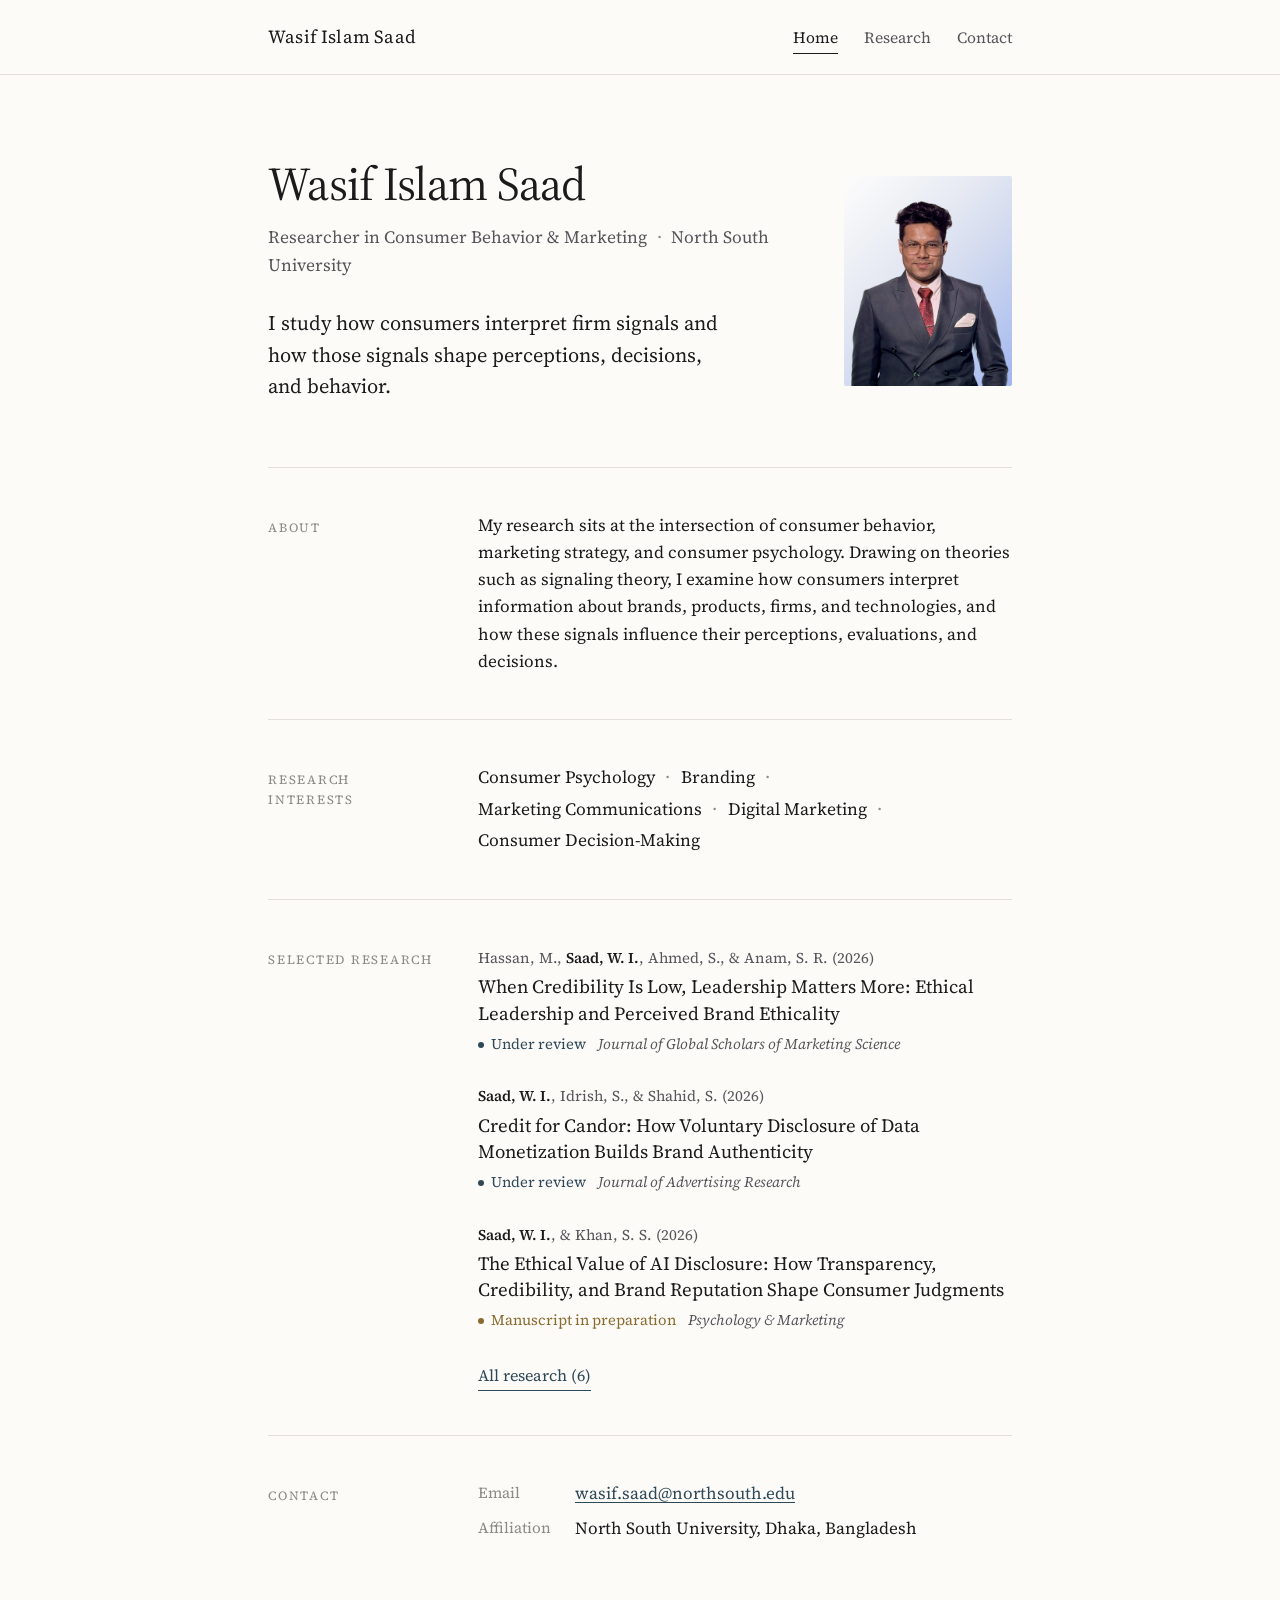
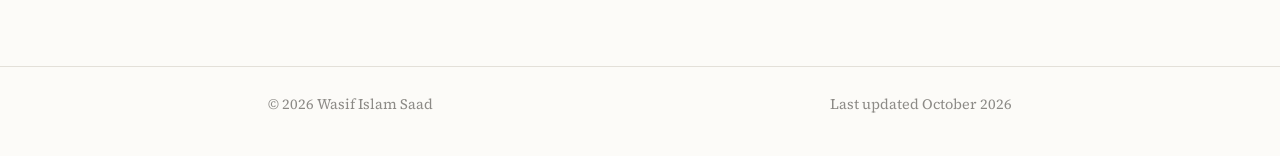
<file: index.html>
<!DOCTYPE html>
<html lang="en">
<head>
<meta charset="UTF-8">
<meta name="viewport" content="width=device-width, initial-scale=1, viewport-fit=cover">
<title>Wasif Islam Saad</title>
<meta name="description" content="">
<link rel="preconnect" href="https://fonts.googleapis.com">
<link rel="preconnect" href="https://fonts.gstatic.com" crossorigin>
<link rel="stylesheet" href="https://fonts.googleapis.com/css2?family=Source+Serif+4:ital,opsz,wght@0,8..60,400;0,8..60,600;1,8..60,400&display=swap">
<link rel="stylesheet" href="assets/site.css">
</head>
<body data-base="">
<header class="site-header" id="site-header"></header>

<main class="wrap">
  <section class="hero">
    <div>
      <h1 id="h-name"></h1>
      <p class="role" id="h-role"></p>
      <p class="lead" id="h-tagline"></p>
    </div>
    <img class="portrait" id="h-photo" alt="" hidden>
  </section>

  <section class="section" id="s-about">
    <h2>About</h2>
    <div class="content prose" id="h-bio"></div>
  </section>

  <section class="section" id="s-interests">
    <h2>Research interests</h2>
    <div class="content"><ul class="interests" id="h-interests"></ul></div>
  </section>

  <section class="section" id="s-research">
    <h2>Selected research</h2>
    <div class="content">
      <ul class="pubs" id="h-papers"></ul>
      <a class="more-link" href="research/" id="h-all">All research</a>
    </div>
  </section>

  <section class="section" id="s-news">
    <h2>News</h2>
    <div class="content"><ul class="news" id="h-news"></ul></div>
  </section>

  <section class="section" id="s-education">
    <h2>Education</h2>
    <div class="content"><ul class="entries" id="h-education"></ul></div>
  </section>

  <section class="section" id="s-experience">
    <h2>Experience</h2>
    <div class="content"><ul class="entries" id="h-experience"></ul></div>
  </section>

  <section class="section" id="contact">
    <h2>Contact</h2>
    <div class="content"><dl class="contact-list" id="h-contact"></dl></div>
  </section>
</main>

<footer class="site-footer" id="site-footer"></footer>

<script src="data/content.js"></script>
<script src="assets/site.js"></script>
<script>
(function () {
  const { C, esc, safeUrl, inline, paragraphs, fullName, citeHTML, statusHTML, paperHref, renderChrome } = Site;
  const P = C.profile || {}, H = C.home || {};
  const $ = id => document.getElementById(id);
  const hide = (id, empty) => { $(id).hidden = !!empty; };

  renderChrome("home");
  document.title = fullName();

  $("h-name").textContent = fullName();
  $("h-role").innerHTML = [P.title, P.affiliation].filter(Boolean).map(s => `<span>${esc(s)}</span>`).join("");
  $("h-tagline").innerHTML = inline(H.tagline || "");
  if (P.photo) { $("h-photo").src = Site.href(P.photo, ""); $("h-photo").alt = fullName(); $("h-photo").hidden = false; }

  $("h-bio").innerHTML = paragraphs(H.bio);
  hide("s-about", !H.bio);

  const interests = H.interests || [];
  $("h-interests").innerHTML = interests.map(t => `<li>${esc(t)}</li>`).join("");
  hide("s-interests", !interests.length);

  const papers = C.papers || [];
  const n = Math.max(1, Number(H.featuredCount) || 3);
  let picks = papers.filter(p => p.featured);
  if (!picks.length) picks = papers;
  picks = picks.slice(0, n);
  $("h-papers").innerHTML = picks.map(p => `
    <li>
      <span class="cite">${citeHTML(p)}</span>
      <a class="pub-title" href="${esc(paperHref(p, ""))}">${esc(p.title)}</a>
      <span class="meta">${statusHTML(p)}${p.journal ? `<span class="journal">${esc(p.journal)}</span>` : ""}</span>
    </li>`).join("");
  $("h-all").textContent = `All research (${papers.length})`;
  hide("s-research", !papers.length);

  const news = H.news || [];
  $("h-news").innerHTML = news.map(x => `<li><span class="n-date">${esc(x.date)}</span><span>${inline(x.text)}</span></li>`).join("");
  hide("s-news", !news.length);

  const entries = list => list.map(e => `
    <li>
      <span class="e-main">${inline(e.main)}</span>
      <span class="e-when">${esc(e.when || "")}</span>
      ${e.sub ? `<span class="e-sub">${inline(e.sub)}</span>` : ""}
    </li>`).join("");
  $("h-education").innerHTML = entries(H.education || []);
  hide("s-education", !(H.education || []).length);
  $("h-experience").innerHTML = entries(H.experience || []);
  hide("s-experience", !(H.experience || []).length);

  const rows = [];
  if (P.email) rows.push(["Email", `<a href="mailto:${esc(P.email)}">${esc(P.email)}</a>`]);
  const aff = [P.affiliation, P.location].filter(Boolean).join(", ");
  if (aff) rows.push(["Affiliation", esc(aff)]);
  const links = (P.links || []).filter(l => l.label && safeUrl(l.url));
  if (links.length) rows.push(["Profiles", `<span class="links-inline">${links.map(l =>
    `<a href="${esc(safeUrl(l.url))}" rel="noopener">${esc(l.label)}</a>`).join("")}</span>`]);
  if (P.cvUrl) rows.push(["CV", `<a href="${esc(safeUrl(P.cvUrl))}">Download CV</a>`]);
  $("h-contact").innerHTML = rows.map(([k, v]) => `<dt>${k}</dt><dd>${v}</dd>`).join("");
  hide("contact", !rows.length);
})();
</script>
</body>
</html>
</file>
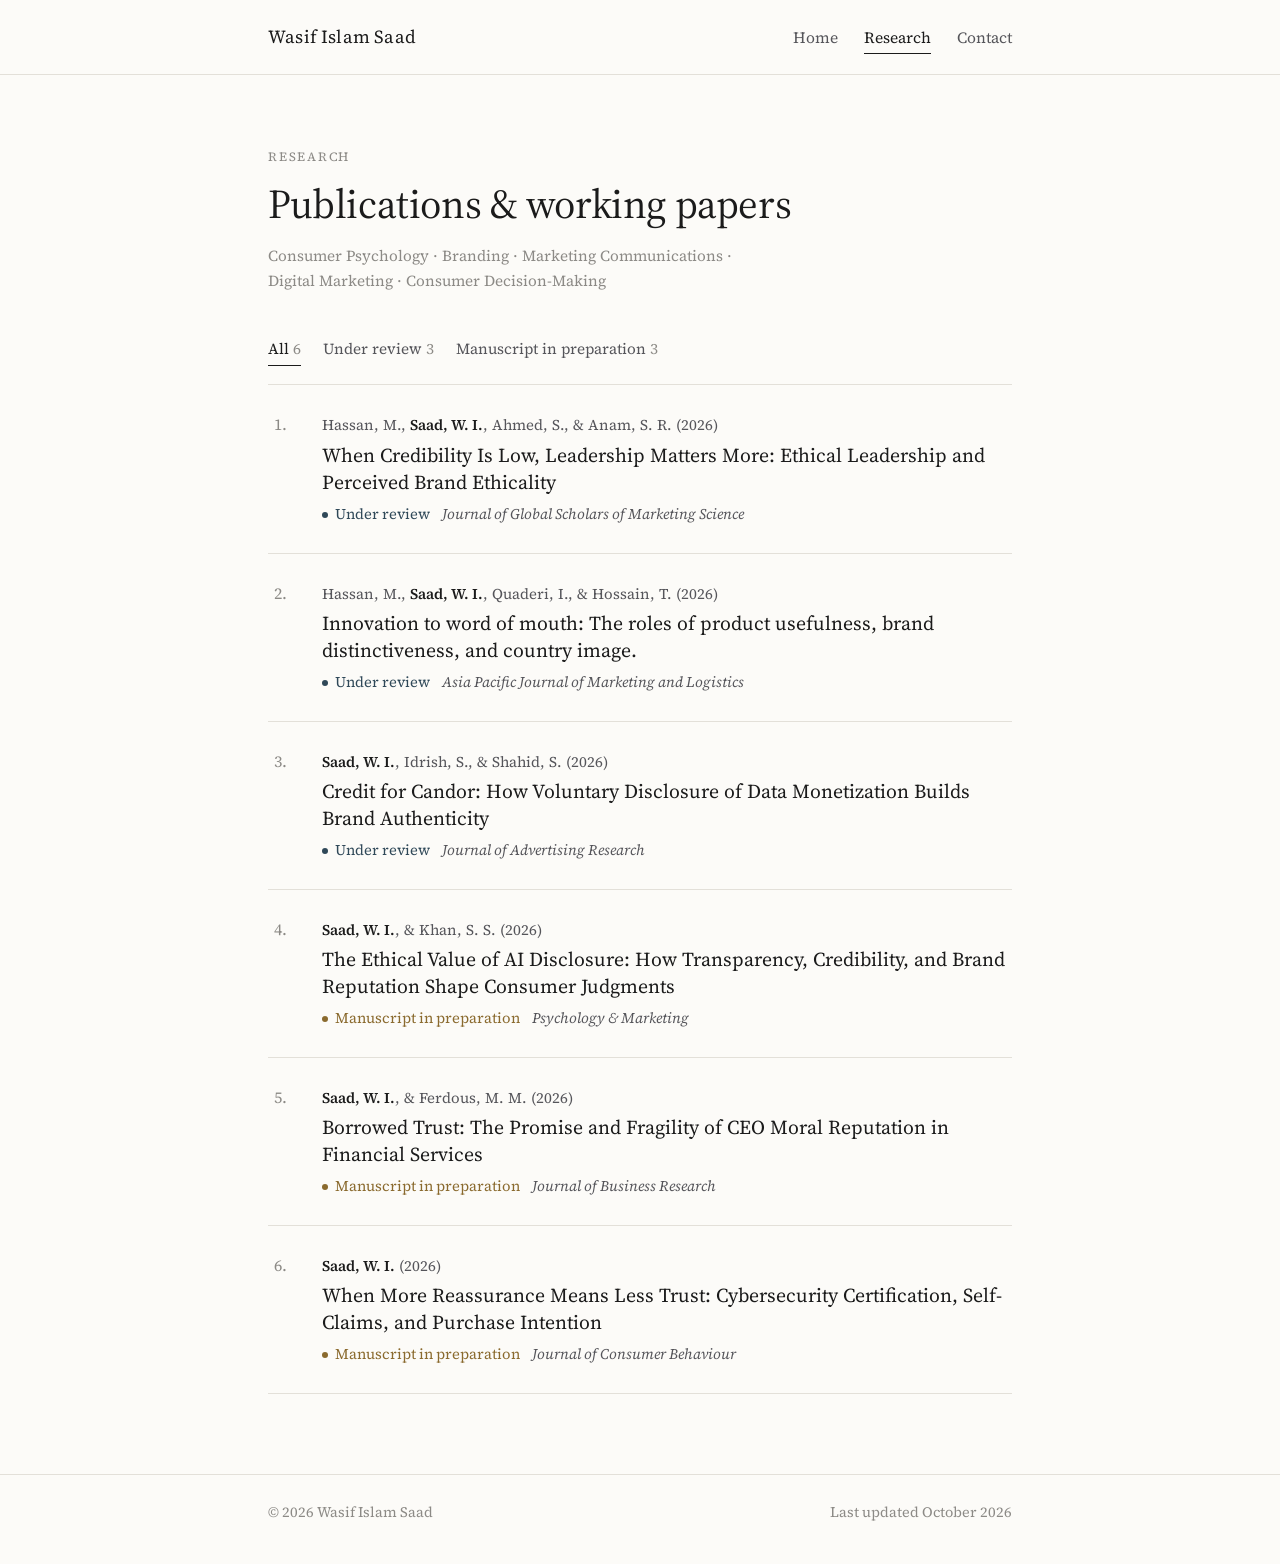
<file: research/index.html>
<!DOCTYPE html>
<html lang="en">
<head>
<meta charset="UTF-8">
<meta name="viewport" content="width=device-width, initial-scale=1, viewport-fit=cover">
<meta name="robots" content="noindex, nofollow">
<title>Research — Wasif Islam Saad</title>
<meta name="description" content="">
<link rel="preconnect" href="https://fonts.googleapis.com">
<link rel="preconnect" href="https://fonts.gstatic.com" crossorigin>
<link rel="stylesheet" href="https://fonts.googleapis.com/css2?family=Source+Serif+4:ital,opsz,wght@0,8..60,400;0,8..60,600;1,8..60,400&display=swap">
<link rel="stylesheet" href="../assets/site.css">
</head>
<body data-base="../">
<header class="site-header" id="site-header"></header>

<main class="wrap">
  <section id="list-view">
    <header class="masthead">
      <p class="kicker">Research</p>
      <h1>Publications &amp; working papers</h1>
      <p class="intro" id="r-intro"></p>
      <p class="topics" id="r-topics"></p>
    </header>
    <div class="filters" id="filters" role="group" aria-label="Filter by status"></div>
    <ol class="index" id="paper-list"></ol>
    <p class="empty" id="empty" hidden>No papers listed yet.</p>
  </section>

  <article id="detail-view" hidden>
    <button class="back" id="back-btn" type="button">&larr; All research</button>
    <p class="kicker paper-kicker" id="d-kicker"></p>
    <p class="cite" id="d-cite"></p>
    <h1 class="paper-title" id="d-title"></h1>
    <p class="kicker abstract-label">Abstract</p>
    <p class="abstract" id="d-abstract"></p>
    <dl class="facts" id="d-facts"></dl>
    <div class="panel" id="d-request-panel">
      <p id="d-request-note"></p>
      <div class="actions">
        <a class="btn" id="d-link" href="#" rel="noopener" hidden>Read the paper</a>
        <button class="btn btn-outline" id="d-request" type="button">Request extended abstract</button>
      </div>
    </div>
    <div class="panel">
      <p>View my other research</p>
      <button class="btn" id="more-btn" type="button">See all papers &rarr;</button>
    </div>
  </article>
</main>

<footer class="site-footer" id="site-footer"></footer>

<dialog class="request-dialog" id="request-dialog" aria-labelledby="dlg-title">
  <div class="dlg-body">
    <div class="dlg-head">
      <h3 id="dlg-title">Request extended abstract</h3>
      <button class="dlg-close" id="dlg-close" type="button" aria-label="Close">&times;</button>
    </div>
    <p class="dlg-paper" id="dlg-paper"></p>

    <div id="dlg-form-view">
      <p class="dlg-intro">Please <a id="dlg-mailto" href="#">send a pre-filled email</a> (preferred), or complete the short form below.</p>
      <form id="dlg-form">
        <div class="field">
          <label for="f-name">Name <span class="req" aria-hidden="true">*</span></label>
          <input id="f-name" name="name" type="text" autocomplete="name" required>
        </div>
        <div class="field">
          <label for="f-mail">Email <span class="req" aria-hidden="true">*</span></label>
          <input id="f-mail" name="email" type="email" autocomplete="email" required>
        </div>
        <div class="field">
          <label for="f-affil">Affiliation <span class="req" aria-hidden="true">*</span></label>
          <input id="f-affil" name="affiliation" type="text" autocomplete="organization" required>
        </div>
        <div class="field">
          <label for="f-note">Note or message <span class="opt">(optional)</span></label>
          <textarea id="f-note" name="message" rows="3" maxlength="1000"></textarea>
        </div>
        <input class="hp" id="dlg-hp" type="checkbox" name="botcheck" tabindex="-1" autocomplete="off">
        <p class="dlg-msg error" id="dlg-error" role="alert" hidden></p>
        <button class="btn" id="dlg-send" type="submit">Send request</button>
        <p class="dlg-note"><span class="req" aria-hidden="true">*</span> Required. Your details are used only to send you the extended abstract.</p>
      </form>
    </div>

    <div id="dlg-done-view" hidden>
      <p class="dlg-intro">Thank you. Your request has been sent, and you will receive a reply by email.</p>
      <button class="btn btn-outline" id="dlg-done-close" type="button">Close</button>
    </div>
  </div>
</dialog>

<script src="../data/content.js"></script>
<script src="../assets/site.js"></script>
<script>
(function () {
  const { C, STATUS, STATUS_ORDER, esc, href, fullName, citeHTML, authorsHTML, statusHTML, renderChrome } = Site;
  const R = C.research || {};
  const papers = C.papers || [];
  const CONTACT_EMAIL = (C.profile || {}).email || "";
  const FORM_ENDPOINT = "https://api.web3forms.com/submit";
  const FORM_ACCESS_KEY = R.formAccessKey || "";
  const $ = id => document.getElementById(id);

  renderChrome("research");
  const baseTitle = `Research — ${fullName()}`;
  document.title = baseTitle;
  $("r-intro").textContent = R.intro || "";
  $("r-intro").hidden = !R.intro;
  $("r-topics").textContent = (R.topics || []).join(" · ");

  /* ---------------- List + filters ---------------- */
  let filter = "all";
  function renderFilters() {
    const present = STATUS_ORDER.filter(s => papers.some(p => p.status === s));
    const el = $("filters");
    if (present.length < 2) { el.hidden = true; return; }
    const btn = (key, label, n) =>
      `<button type="button" data-f="${key}" aria-pressed="${filter === key}">${esc(label)}<span class="count">${n}</span></button>`;
    el.innerHTML = btn("all", "All", papers.length) +
      present.map(s => btn(s, STATUS[s].label, papers.filter(p => p.status === s).length)).join("");
    el.querySelectorAll("button").forEach(b => b.addEventListener("click", () => {
      filter = b.dataset.f; renderFilters(); renderList();
    }));
  }
  function renderList() {
    const items = papers.map((p, i) => ({ p, i })).filter(({ p }) => filter === "all" || p.status === filter);
    $("paper-list").innerHTML = items.map(({ p, i }) => `
      <li>
        <a class="row" href="#${esc(encodeURIComponent(p.id))}/${esc(encodeURIComponent(p.slug))}">
          <span class="num">${i + 1}.</span>
          <span class="body">
            <span class="cite">${citeHTML(p)}</span>
            <span class="pub-title">${esc(p.title)}</span>
            <span class="meta">${statusHTML(p)}${p.journal ? `<span class="journal">${esc(p.journal)}</span>` : ""}</span>
          </span>
        </a>
      </li>`).join("");
    $("empty").hidden = papers.length > 0;
  }

  /* ---------------- Detail ---------------- */
  let currentPaper = null;
  function renderDetail(index) {
    const p = papers[index];
    if (!p) return false;
    const s = STATUS[p.status] || { label: p.status, journalLabel: "Journal" };

    $("d-kicker").textContent = `Paper ${index + 1} of ${papers.length}`;
    $("d-cite").innerHTML = citeHTML(p);
    $("d-title").textContent = p.title;
    $("d-abstract").textContent = p.abstract || "";

    let journal = p.journal ? `<span class="journal">${esc(p.journal)}</span>` : "—";
    if ((p.status === "prep" || p.status === "working") && p.submission)
      journal += ` (Expected submission: ${esc(p.submission)})`;
    const facts = [
      ["Status", statusHTML(p)],
      [s.journalLabel, journal]
    ];
    if (R.showRanking !== false && (p.abdc || p.sjr))
      facts.push(["Ranking", esc(`ABDC: ${p.abdc || "—"}; SJR: ${p.sjr || "—"}`)]);
    facts.push(["Authors", authorsHTML(p)]);
    if (p.keywords && p.keywords.length) facts.push(["Keywords", esc(p.keywords.join(", "))]);
    if (p.doi) {
      const doi = p.doi.replace(/^https?:\/\/(dx\.)?doi\.org\//i, "");
      facts.push(["DOI", `<a href="https://doi.org/${esc(doi)}" rel="noopener">${esc(doi)}</a>`]);
    }
    $("d-facts").innerHTML = facts.map(([k, v]) => `<dt>${esc(k)}</dt><dd>${v}</dd>`).join("");

    const link = href(p.url, "../");
    $("d-link").hidden = !link;
    if (link) $("d-link").href = link;
    const canRequest = p.requestable !== false && !!CONTACT_EMAIL;
    $("d-request").hidden = !canRequest;
    $("d-request-note").textContent = canRequest ? (R.requestNote || "") : "";
    $("d-request-note").hidden = !canRequest || !R.requestNote;
    $("d-request-panel").hidden = !link && !canRequest;

    currentPaper = p;
    document.title = `${p.title} — ${fullName()}`;
    return true;
  }

  /* Link format: #001/ethical-leadership (tracking number / short name).
     Also accepted: the number alone, the name alone, or the older #paper-2 style. */
  function findIndex(hash) {
    if (!hash) return -1;
    const full = papers.findIndex(p => `${p.id}/${p.slug}` === hash);
    if (full >= 0) return full;
    if (/^\d+/.test(hash)) {
      const id = hash.split("/")[0];
      const byId = papers.findIndex(p => p.id === id);
      if (byId >= 0) return byId;
    }
    const bySlug = papers.findIndex(p => p.slug === hash || hash.endsWith("/" + p.slug));
    if (bySlug >= 0) return bySlug;
    const m = hash.match(/^paper-(\d+)$/);
    return m ? Number(m[1]) - 1 : -1;
  }

  function route() {
    const hash = decodeURIComponent(location.hash.replace(/^#/, ""));
    const idx = findIndex(hash);
    const detail = renderDetail(idx);
    $("detail-view").hidden = !detail;
    $("list-view").hidden = detail;
    if (!detail) { currentPaper = null; document.title = baseTitle; }
    window.scrollTo(0, 0);
  }
  function goHome() {
    history.pushState("", document.title, location.pathname + location.search);
    route();
  }
  $("back-btn").addEventListener("click", goHome);
  $("more-btn").addEventListener("click", goHome);
  $("more-btn").textContent = `See all ${papers.length} papers →`;
  window.addEventListener("hashchange", route);

  /* ---------------- Request dialog ---------------- */
  const dlg = $("request-dialog"), formView = $("dlg-form-view"), doneView = $("dlg-done-view");
  const form = $("dlg-form"), errEl = $("dlg-error"), sendBtn = $("dlg-send");
  const firstName = (C.profile || {}).givenName ? C.profile.givenName.split(/\s+/).pop() : "";

  function mailtoFor(p) {
    const subject = `Extended abstract request: ${p.title}`;
    // CRLF line breaks so Outlook keeps the paragraphs
    const body = `Dear ${firstName || fullName()},\r\n\r\nI would like to request the extended abstract of the paper "${p.title}".\r\n\r\nName:\r\nAffiliation:\r\n\r\nThank you.`;
    return `mailto:${CONTACT_EMAIL}?subject=${encodeURIComponent(subject)}&body=${encodeURIComponent(body)}`;
  }
  function showError(msg) {
    errEl.textContent = msg; errEl.hidden = false;
    sendBtn.disabled = false; sendBtn.textContent = "Send request";
  }
  function openRequest() {
    if (!currentPaper) return;
    if (typeof dlg.showModal !== "function") { location.href = mailtoFor(currentPaper); return; }
    form.reset();
    errEl.hidden = true; formView.hidden = false; doneView.hidden = true;
    sendBtn.disabled = false; sendBtn.textContent = "Send request";
    $("dlg-paper").textContent = currentPaper.title;
    $("dlg-mailto").href = mailtoFor(currentPaper);
    dlg.showModal();
  }
  function closeRequest() { if (dlg.open) dlg.close(); }

  $("d-request").addEventListener("click", openRequest);
  $("dlg-close").addEventListener("click", closeRequest);
  $("dlg-done-close").addEventListener("click", closeRequest);
  dlg.addEventListener("click", e => { if (e.target === dlg) closeRequest(); });

  form.addEventListener("submit", async e => {
    e.preventDefault();
    const p = currentPaper;
    if (!p) return;
    errEl.hidden = true;
    if ($("dlg-hp").checked) return;                                   // spam trap
    if (!FORM_ACCESS_KEY) {
      showError("This form is not connected yet. Please use the pre-filled email option above.");
      return;
    }
    sendBtn.disabled = true; sendBtn.textContent = "Sending…";
    try {
      const res = await fetch(FORM_ENDPOINT, {
        method: "POST",
        headers: { "Content-Type": "application/json", "Accept": "application/json" },
        body: JSON.stringify({
          access_key: FORM_ACCESS_KEY,
          subject: `Extended abstract request: ${p.title}`,
          from_name: "Research portfolio",
          name: $("f-name").value.trim(),
          email: $("f-mail").value.trim(),
          affiliation: $("f-affil").value.trim(),
          message: $("f-note").value.trim(),
          paper: `${p.id} · ${p.title}`
        })
      });
      const json = await res.json();
      if (res.ok && json.success) { formView.hidden = true; doneView.hidden = false; }
      else throw new Error(json.message || "Request failed");
    } catch (err) {
      showError("Sorry, the request could not be sent. Please use the pre-filled email option above.");
    }
  });

  renderFilters();
  renderList();
  route();
})();
</script>
</body>
</html>
</file>
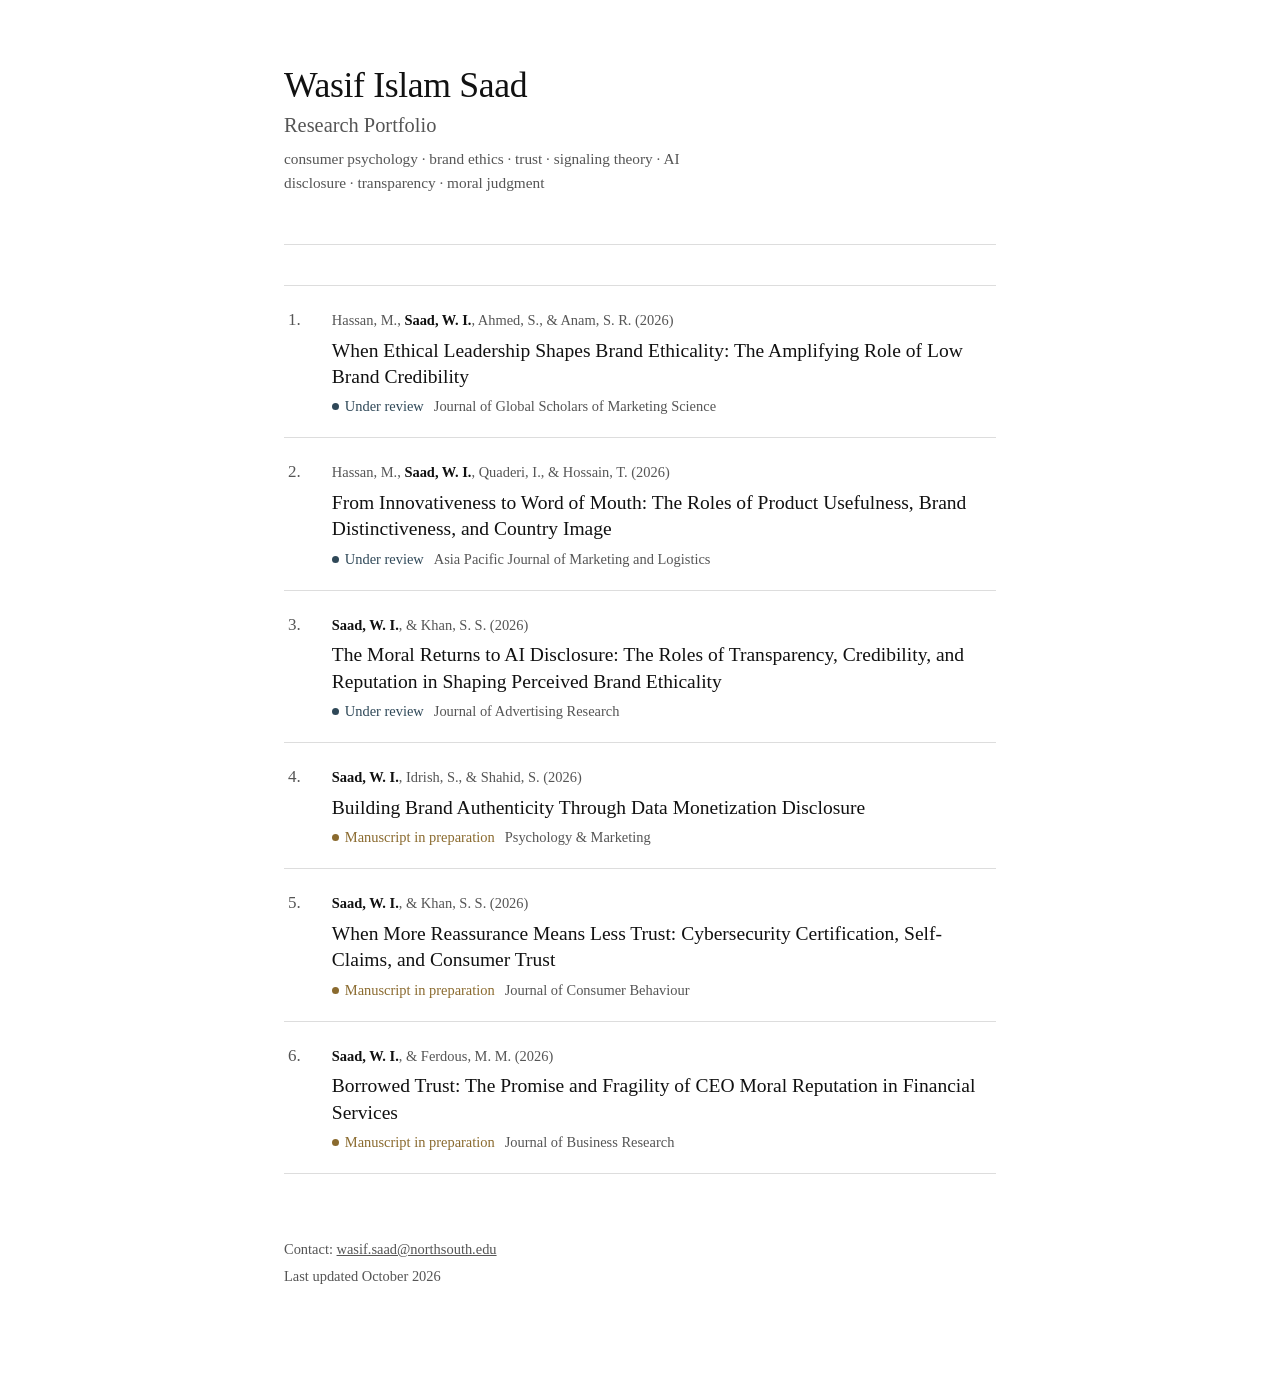
<file: research-portfolio (1).html>
<!DOCTYPE html>
<html lang="en" data-theme="light">
<head>
<meta charset="UTF-8">
<meta name="viewport" content="width=device-width, initial-scale=1, viewport-fit=cover">
<meta name="robots" content="noindex, nofollow">
<title>Wasif Islam Saad — Research</title>
<style>
  :root {
    --paper: #FFFFFF;
    --ink: #111111;
    --ink-soft: #555555;
    --rule: #DDDDDD;
    --accent: #2F4858;
    --review: #2F4858;
    --prep: #8A6A2E;
    --serif: 'Times New Roman', Times, 'Liberation Serif', 'Nimbus Roman', serif;
    --sans: var(--serif);
  }
  * { box-sizing: border-box; }
  html { font-size: 106.25%; scroll-padding-top: env(safe-area-inset-top, 0px); }
  html, body { min-height: 100%; }
  body {
    margin: 0;
    background: var(--paper);
    color: var(--ink);
    font-family: var(--sans);
    -webkit-font-smoothing: antialiased;
  }
  .wrap {
    max-width: 760px;
    margin: 0 auto;
    padding: 64px 24px 96px;
  }
  header.masthead { margin-bottom: 48px; }
  header.masthead h1 {
    font-family: var(--serif);
    font-weight: 400;
    font-size: 2.1rem;
    margin: 0 0 8px;
    letter-spacing: -0.01em;
  }
  header.masthead .portfolio-label {
    margin: 0 0 10px;
    font-family: var(--serif);
    font-size: 1.2rem;
    color: var(--ink-soft);
  }
  header.masthead .topics {
    margin: 0;
    color: var(--ink-soft);
    font-size: 0.9rem;
    line-height: 1.6;
    max-width: 56ch;
  }
  .rule { border: none; border-top: 1px solid var(--rule); margin: 40px 0; }

  /* ---------- Shared: citation byline ---------- */
  .cite { color: var(--ink-soft); font-size: 0.85rem; line-height: 1.5; }
  .cite strong { color: var(--ink); font-weight: 600; }

  /* ---------- List view ---------- */
  ol.index { list-style: none; margin: 0; padding: 0; }
  ol.index li { border-bottom: 1px solid var(--rule); }
  ol.index li:first-child { border-top: 1px solid var(--rule); }
  .row {
    display: flex;
    align-items: baseline;
    gap: 20px;
    width: 100%;
    background: none;
    border: none;
    padding: 22px 4px;
    text-align: left;
    font-family: inherit;
    color: inherit;
    cursor: pointer;
    transition: padding-left 0.15s ease;
  }
  .row:hover, .row:focus-visible { padding-left: 12px; }
  .row:focus-visible { outline: 2px solid var(--accent); outline-offset: -2px; }
  .row .num {
    font-family: var(--serif);
    color: var(--ink-soft);
    font-size: 1rem;
    flex: none;
    width: 1.4em;
    padding-top: 2px;
  }
  .row .body { flex: 1; min-width: 0; }
  .row .cite { display: block; margin: 0 0 6px; }
  .row .title {
    display: block;
    font-family: var(--serif);
    font-size: 1.15rem;
    line-height: 1.35;
    margin: 0 0 8px;
  }
  .row .meta {
    font-size: 0.85rem;
    color: var(--ink-soft);
    display: flex;
    flex-wrap: wrap;
    gap: 6px 10px;
    align-items: center;
  }
  .status-dot {
    display: inline-block;
    width: 7px;
    height: 7px;
    border-radius: 50%;
    margin-right: 6px;
    position: relative;
    top: -1px;
  }
  .status.status-review .status-dot { background: var(--review); }
  .status.status-prep .status-dot { background: var(--prep); }
  .status.status-review { color: var(--review); }
  .status.status-prep { color: var(--prep); }

  /* ---------- Detail view ---------- */
  .back {
    background: none;
    border: none;
    padding: 0;
    font-family: var(--sans);
    font-size: 0.9rem;
    color: var(--ink-soft);
    cursor: pointer;
    margin-bottom: 32px;
    display: inline-flex;
    align-items: center;
    gap: 6px;
  }
  .back:hover { color: var(--accent); }
  #d-cite { margin: 0 0 8px; font-size: 0.9rem; }
  .paper-title {
    font-family: var(--serif);
    font-weight: 700;
    font-size: 1.7rem;
    line-height: 1.3;
    margin: 0 0 24px;
    max-width: 30ch;
  }
  .abstract {
    font-family: var(--serif);
    font-size: 1.08rem;
    line-height: 1.7;
    max-width: 62ch;
    margin: 0 0 36px;
  }
  dl.facts {
    display: grid;
    grid-template-columns: max-content 1fr;
    column-gap: 24px;
    row-gap: 14px;
    max-width: 62ch;
    font-size: 0.95rem;
    margin: 0;
  }
  dl.facts dt { color: var(--ink-soft); }
  dl.facts dd { margin: 0; }

  .request {
    margin-top: 36px;
    padding-top: 28px;
    border-top: 1px solid var(--rule);
    max-width: 62ch;
  }
  .request p {
    margin: 0 0 14px;
    font-size: 0.9rem;
    color: var(--ink-soft);
    line-height: 1.5;
  }
  .btn {
    display: inline-block;
    font-family: var(--sans);
    font-weight: 700;
    font-size: 0.95rem;
    color: var(--paper);
    background: var(--accent);
    border: 1px solid var(--accent);
    text-decoration: none;
    padding: 12px 22px;
    border-radius: 4px;
    cursor: pointer;
    transition: opacity 0.15s ease;
  }
  .btn:hover { opacity: 0.88; }
  .btn:focus-visible { outline: 2px solid var(--accent); outline-offset: 3px; }
  .btn-outline {
    color: var(--accent);
    background: transparent;
  }

  .more {
    margin-top: 36px;
    padding-top: 28px;
    border-top: 1px solid var(--rule);
    max-width: 62ch;
  }
  .more p {
    margin: 0 0 14px;
    font-size: 0.9rem;
    color: var(--ink-soft);
    line-height: 1.5;
  }

  /* ---------- Request dialog ---------- */
  [hidden] { display: none !important; }
  dialog.request-dialog {
    border: 1px solid var(--rule);
    border-radius: 6px;
    padding: 0;
    width: min(460px, calc(100% - 32px));
    color: var(--ink);
    background: var(--paper);
    font-family: var(--sans);
  }
  dialog.request-dialog::backdrop { background: rgba(0, 0, 0, 0.35); }
  .dlg-body { padding: 28px; }
  .dlg-head { display: flex; justify-content: space-between; align-items: baseline; gap: 16px; margin: 0 0 6px; }
  .dlg-head h3 { margin: 0; font-size: 1.25rem; font-weight: 700; }
  .dlg-close {
    background: none; border: none; font: inherit; font-size: 1.6rem; line-height: 1;
    cursor: pointer; color: var(--ink-soft); padding: 0 4px;
  }
  .dlg-close:hover { color: var(--ink); }
  .dlg-paper { margin: 0 0 16px; font-size: 0.9rem; color: var(--ink-soft); line-height: 1.4; }
  .dlg-intro { margin: 0 0 18px; font-size: 0.95rem; line-height: 1.55; }
  .dlg-intro a { color: var(--accent); }
  .field { margin: 0 0 14px; }
  .field label { display: block; font-size: 0.9rem; color: var(--ink-soft); margin: 0 0 4px; }
  .field input, .field textarea {
    width: 100%; font: inherit; font-size: 1rem; padding: 10px 12px;
    border: 1px solid #BBBBBB; border-radius: 4px; background: var(--paper); color: var(--ink);
  }
  .field textarea { min-height: 88px; resize: vertical; line-height: 1.4; display: block; }
  .field input:focus-visible, .field textarea:focus-visible { outline: 2px solid var(--accent); outline-offset: 1px; border-color: var(--accent); }
  .req { color: #8A1F1F; margin-left: 2px; }
  .opt { font-size: 0.85em; }
  .dlg-msg { margin: 0 0 14px; font-size: 0.9rem; line-height: 1.45; }
  .dlg-msg.error { color: #8A1F1F; }
  .dlg-note { margin: 12px 0 0; font-size: 0.8rem; color: var(--ink-soft); line-height: 1.4; }
  .hp { display: none; }
  .btn:disabled { opacity: 0.6; cursor: default; }

  footer { margin-top: 64px; color: var(--ink-soft); font-size: 0.85rem; line-height: 1.6; }
  footer a { color: inherit; }
  footer p { margin: 0 0 4px; }

  #detail-view { display: none; }
  body.show-detail #list-view { display: none; }
  body.show-detail #detail-view { display: block; }

  @media (max-width: 480px) {
    .wrap { padding: 40px 18px 72px; }
    header.masthead h1 { font-size: 1.7rem; }
    .paper-title { font-size: 1.4rem; }
    dl.facts { grid-template-columns: 1fr; row-gap: 4px; }
    dl.facts dt { margin-top: 10px; }
    .btn { display: block; width: 100%; text-align: center; }
  }
</style>
</head>
<body>
<div class="wrap">

  <header class="masthead">
    <h1>Wasif Islam Saad</h1>
    <p class="portfolio-label">Research Portfolio</p>
    <p class="topics" id="topics"></p>
  </header>

  <hr class="rule">

  <section id="list-view">
    <ol class="index" id="paper-list"></ol>
  </section>

  <section id="detail-view">
    <button class="back" id="back-btn" type="button">&larr; Research Portfolio</button>
    <p class="cite" id="d-cite"></p>
    <h2 class="paper-title" id="d-title"></h2>
    <p class="abstract" id="d-abstract"></p>
    <dl class="facts" id="d-facts"></dl>
    <div class="request">
      <p>Full manuscripts are not posted publicly. An extended abstract is available on request.</p>
      <button class="btn btn-outline" id="d-request" type="button">Request extended abstract</button>
    </div>
    <div class="more">
      <p>View my other research</p>
      <button class="btn" id="more-btn" type="button">See all papers &rarr;</button>
    </div>
  </section>

  <footer>
    <p>Contact: <a id="f-email" href="#"></a></p>
    <p>Last updated October 2026</p>
  </footer>

</div>

<dialog class="request-dialog" id="request-dialog" aria-labelledby="dlg-title">
  <div class="dlg-body">
    <div class="dlg-head">
      <h3 id="dlg-title">Request extended abstract</h3>
      <button class="dlg-close" id="dlg-close" type="button" aria-label="Close">&times;</button>
    </div>
    <p class="dlg-paper" id="dlg-paper"></p>

    <div id="dlg-form-view">
      <p class="dlg-intro">Please <a id="dlg-mailto" href="#">send a pre-filled email</a> (preferred), or complete the short form below.</p>
      <form id="dlg-form">
        <div class="field">
          <label for="f-name">Name <span class="req" aria-hidden="true">*</span></label>
          <input id="f-name" name="name" type="text" autocomplete="name" required>
        </div>
        <div class="field">
          <label for="f-mail">Email <span class="req" aria-hidden="true">*</span></label>
          <input id="f-mail" name="email" type="email" autocomplete="email" required>
        </div>
        <div class="field">
          <label for="f-affil">Affiliation <span class="req" aria-hidden="true">*</span></label>
          <input id="f-affil" name="affiliation" type="text" autocomplete="organization" required>
        </div>
        <div class="field">
          <label for="f-note">Note or message <span class="opt">(optional)</span></label>
          <textarea id="f-note" name="message" rows="3" maxlength="1000"></textarea>
        </div>
        <input class="hp" id="dlg-hp" type="checkbox" name="botcheck" tabindex="-1" autocomplete="off">
        <p class="dlg-msg error" id="dlg-error" role="alert" hidden></p>
        <button class="btn" id="dlg-send" type="submit">Send request</button>
        <p class="dlg-note"><span class="req" aria-hidden="true">*</span> Required. Your details are used only to send you the extended abstract.</p>
      </form>
    </div>

    <div id="dlg-done-view" hidden>
      <p class="dlg-intro">Thank you. Your request has been sent, and you will receive a reply by email.</p>
      <button class="btn btn-outline" id="dlg-done-close" type="button">Close</button>
    </div>
  </div>
</dialog>

<script>
  /* ==================================================================
     EDIT HERE.

     CONTACT_EMAIL: used by the "Request extended abstract" button and
     the footer. Replace the placeholder before publishing.

     TOPICS: the line of research areas under "Research Portfolio" on the
     main page. Paper pages show "Paper 1", "Paper 2"... there instead
     (the paper's position in the list below).

     Every paper uses the SAME fields:
       id, slug, title, year, authors, abstract, status, journal, abdc, sjr,
       submission

       id, slug    your tracking number and a short fixed name. Together
                   they form the paper's link, e.g.
                   wasifislamsaad.com/research/#003/ai-disclosure
                   Never change an id or slug after you have sent that
                   link to someone. Lowercase letters and hyphens only.

       authors     list of { given, family } in publication order.
                   The citation line ("Hassan, M., Saad, W. I., ... (2026)")
                   and the full author list (own name in bold) are both
                   generated from this list, so write each name once.
       status      "review"  -> Under review
                   "prep"    -> Manuscript in preparation
       abdc / sjr  "A*" | "A" | "B" | "C"   /   "Q1" | "Q2" | "Q3" | "Q4"
                   (null shows an em dash)
       submission  prep papers only, e.g. "December 2026". null for review.

     The detail page always shows the same four rows:
       Status, Journal (or Target journal, with the expected submission
       month for papers in preparation), Ranking (ABDC and SJR), Authors.
     ================================================================== */
  const CONTACT_EMAIL = "wasif.saad@northsouth.edu";

  /* "Request extended abstract" pop-up form.
     Free setup, about two minutes: go to web3forms.com, enter the email
     address that should receive the requests, and paste the access key
     they send you below. Until then the form shows a polite message and
     points visitors to the pre-filled email option instead. */
  const FORM_ENDPOINT = "https://api.web3forms.com/submit";
  const FORM_ACCESS_KEY = "";
  const TOPICS = ["consumer psychology", "brand ethics", "trust", "signaling theory", "AI disclosure", "transparency", "moral judgment"];
  const ME = { given: "Wasif Islam", family: "Saad" };

  const papers = [
    {
      id: "001",
      slug: "ethical-leadership",
      title: "When Ethical Leadership Shapes Brand Ethicality: The Amplifying Role of Low Brand Credibility",
      year: 2026,
      authors: [
        { given: "Mahmud", family: "Hassan" },
        { given: "Wasif Islam", family: "Saad" },
        { given: "Shohail", family: "Ahmed" },
        { given: "Syeda Raisa", family: "Anam" }
      ],
      abstract: "This study examines how ethical leadership influences consumers’ perceptions of brand ethicality, drawing on signaling theory. We propose that ethical leadership serves as a visible signal of a brand’s moral orientation, with brand credibility moderating this relationship and brand integrity and brand social responsibility serving as mediating pathways. Using a 2 × 2 between-subjects experimental design, we test the proposed framework with 278 participants. The findings show that ethical leadership positively influences brand ethicality. The results further reveal that brand credibility negatively moderates this relationship, such that ethical leadership has a stronger positive effect when brand credibility is low. In addition, brand integrity and brand social responsibility mediate the relationship between ethical leadership and brand ethicality. This study contributes to ethical leadership and ethical branding research by showing how leadership ethics shape consumer-level brand evaluations.",
      status: "review",
      journal: "Journal of Global Scholars of Marketing Science",
      abdc: "B",
      sjr: "Q1",
      submission: null
    },
    {
      id: "002",
      slug: "innovativeness-word-of-mouth",
      title: "From Innovativeness to Word of Mouth: The Roles of Product Usefulness, Brand Distinctiveness, and Country Image",
      year: 2026,
      authors: [
        { given: "Mahmud", family: "Hassan" },
        { given: "Wasif Islam", family: "Saad" },
        { given: "Ishfar", family: "Quaderi" },
        { given: "Talib", family: "Hossain" }
      ],
      abstract: "Product innovativeness is widely recognized as a driver of favorable consumer and market outcomes; however, limited understanding exists regarding how product innovativeness translates into consumers’ word of mouth (WOM) behavior. Drawing on signaling theory, this study examines the direct effect of product innovativeness on WOM and investigates the mediating roles of product usefulness and brand distinctiveness, alongside the moderating role of country of origin (COO) image. A 2 × 2 between-subjects experiment was conducted using 245 consumers in Bangladesh, employing product innovativeness (incremental vs. radical innovation) and COO image (high vs. low) as experimental manipulations. The findings reveal that product innovativeness positively influences WOM. Furthermore, product usefulness and brand distinctiveness significantly mediate this relationship, indicating that consumers are more likely to engage in WOM when innovative products are perceived as functionally beneficial and capable of enhancing brand differentiation. However, the COO image does not significantly moderate the relationship between product innovativeness and WOM. This study extends signaling theory by demonstrating how consumers translate innovation signals into communication behavior and contributes to the innovation and WOM literature by identifying key product- and brand-level mechanisms underlying this relationship.",
      status: "review",
      journal: "Asia Pacific Journal of Marketing and Logistics",
      abdc: "A",
      sjr: "Q1",
      submission: null
    },
    {
      id: "003",
      slug: "ai-disclosure",
      title: "The Moral Returns to AI Disclosure: The Roles of Transparency, Credibility, and Reputation in Shaping Perceived Brand Ethicality",
      year: 2026,
      authors: [
        { given: "Wasif Islam", family: "Saad" },
        { given: "Shadman Sakib", family: "Khan" }
      ],
      abstract: "Research on AI disclosure has largely emphasized its potential to weaken consumer responses to advertising. This study asks whether revealing AI involvement can nevertheless improve perceptions of the brand’s ethical character. Drawing on signaling theory, it examines how perceived transparency and credibility explain this response and how brand reputation shapes its strength. A 2 × 2 experiment involving 304 adults compared reactions to advertising campaign scenarios with and without AI disclosure across two brands with different reputations. Disclosure increased perceived brand ethicality, with transparency and credibility serving as parallel, partially mediating pathways. The estimated indirect effect through transparency was larger than that through credibility. Both brands benefited from disclosure, although the improvement was greater for the higher-reputation brand. These findings extend AI disclosure research from evaluations of advertising content to moral judgments about the organization behind it. They suggest that disclosure can serve as a positive signal of brand conduct, with its value shaped by consumers’ prior perceptions of the sender. The study offers insight into how brands can communicate AI involvement while strengthening perceptions of openness and ethical responsibility.",
      status: "review",
      journal: "Journal of Advertising Research",
      abdc: "A",
      sjr: "Q1",
      submission: null
    },
    {
      id: "006",
      slug: "data-monetization",
      title: "Building Brand Authenticity Through Data Monetization Disclosure",
      year: 2026,
      authors: [
        { given: "Wasif Islam", family: "Saad" },
        { given: "Sherina", family: "Idrish" },
        { given: "Shazia", family: "Shahid" }
      ],
      abstract: "Consumers fund “free” digital services with their personal data, yet brands often obscure this exchange within vague, legalistic privacy policies. This study examines whether explicitly disclosing data monetization enhances perceived brand authenticity and whether this benefit depends on why the brand discloses. Drawing on the persuasion knowledge model and attribution theory, we conceptualize explicit disclosure as an act of organizational candor from which consumers infer genuine, values-driven motives. A 2 × 2 experiment involving 282 adults varied disclosure clarity (explicit versus vague) and disclosure origin (voluntary versus regulation-mandated) on the onboarding screen of a fictitious mobile application, while holding the underlying business practice constant. Explicit disclosure increased perceived brand authenticity, partly through stronger attributions of genuine motives. This indirect effect emerged under both disclosure origins but was significantly stronger when disclosure was presented as voluntary, suggesting that consumers grant greater credit for openness perceived as freely chosen. These findings identify candor about a brand’s revenue model as a communication-based antecedent of authenticity and extend sensitive-disclosure research from cost transparency to data monetization. The study positions data-practice communication as a potential source of brand value and demonstrates that the benefits of transparency depend on both what brands reveal and why consumers believe they reveal it.",
      status: "prep",
      journal: "Psychology & Marketing",
      abdc: "A",
      sjr: "Q1",
      submission: "December 2026"
    },
    {
      id: "007",
      slug: "cybersecurity-certification",
      title: "When More Reassurance Means Less Trust: Cybersecurity Certification, Self-Claims, and Consumer Trust",
      year: 2026,
      authors: [
        { given: "Wasif Islam", family: "Saad" },
        { given: "Shadman Sakib", family: "Khan" }
      ],
      abstract: "As digital transactions expand and businesses collect more personal information, cybersecurity has become a critical concern for consumers and brands. Consumers cannot readily verify how well firms protect their personal and payment data, making security communication central to trust formation. This study examines whether pairing third-party cybersecurity certification with a brand’s own security claim strengthens or undermines consumer confidence. Drawing on signaling theory and the persuasion knowledge model, we propose that promotional claims can weaken the value of independent credentials by making persuasive intent more salient. A 2 × 2 experiment involving 328 adult online consumers independently varied the presence of certification and a brand-authored security claim on a fictitious retailer’s checkout screen. Certification alone increased brand trust and purchase intention, whereas the self-claim alone produced no independent benefit. Pairing the claim with certification weakened the credential’s effect on trust and reduced its indirect influence on purchase intention through trust. Persuasion knowledge activation was highest when both elements appeared together, providing evidence consistent with, but not establishing, the proposed explanation. These findings extend signaling theory by demonstrating that a weak, unverified claim can diminish the value of a stronger, independently verified signal. They also shift cybersecurity research toward understanding how communicating readiness creates consumer value. For brands, the results suggest that presenting credible certification plainly can be more effective than reinforcing it with promotional security language.",
      status: "prep",
      journal: "Journal of Consumer Behaviour",
      abdc: "A",
      sjr: "Q1",
      submission: "February 2027"
    },
    {
      id: "008",
      slug: "borrowed-trust",
      title: "Borrowed Trust: The Promise and Fragility of CEO Moral Reputation in Financial Services",
      year: 2026,
      authors: [
        { given: "Wasif Islam", family: "Saad" },
        { given: "Mirza M.", family: "Ferdous" }
      ],
      abstract: "Trust is central to financial services, where consumers must often commit money before they can verify a provider’s reliability. This study examines whether a CEO’s moral reputation can compensate for limited institutional credibility and how that reputation shapes consumer responses to subsequent misconduct. Drawing on signaling theory and distinctions between personal and institutional sources of trust, two experiments involving 584 participants tested responses to a fictitious mobile financial services provider using hypothetical monetary allocations. Study 1 found that CEO moral reputation increased willingness to entrust money when institutional credibility was low but provided no detectable benefit when credibility was high. Perceived organizational benevolence mediated this effect, and the advantage under low credibility was strongest among financially vulnerable consumers. Study 2 revealed the fragility of this borrowed trust: following an integrity violation involving undisclosed charges, willingness to entrust money declined more sharply under high CEO moral reputation, eliminating the initial advantage. Perceived corporate hypocrisy and moral outrage mediated this greater decline. These findings extend research on leader morality to consumer financial decisions and demonstrate that personal and institutional assurances can function as substitutes. They also reveal an asymmetric downside: the moral standing that helps an unproven provider attract trust raises expectations, intensifying responses to misconduct. CEO moral reputation, therefore, offers a conditional source of reassurance whose value depends on institutional credibility and consistency between reputation and organizational conduct.",
      status: "prep",
      journal: "Journal of Business Research",
      abdc: "A",
      sjr: "Q1",
      submission: "April 2027"
    }
  ];

  /* ---------------- Standard structure (do not edit per paper) ------- */
  const STATUS = {
    review: { label: "Under review",              journalLabel: "Journal" },
    prep:   { label: "Manuscript in preparation", journalLabel: "Target journal" }
  };
  const REQUIRED = ["id", "slug", "title", "year", "authors", "abstract", "status", "journal", "abdc", "sjr", "submission"];

  papers.forEach((p, i) => {
    if (papers.findIndex(q => q.id === p.id) !== i) console.warn(`Paper ${i + 1} reuses the tracking number "${p.id}"`);
    if (papers.findIndex(q => q.slug === p.slug) !== i) console.warn(`Paper ${i + 1} reuses the slug "${p.slug}"`);
    REQUIRED.forEach(k => { if (!(k in p)) console.warn(`Paper ${i + 1} is missing "${k}"`); });
    if (!STATUS[p.status]) console.warn(`Paper ${i + 1} has an unknown status "${p.status}"`);
    if (p.status === "prep" && !p.submission) console.warn(`Paper ${i + 1} is in preparation but has no submission date`);
  });

  function esc(s) {
    return String(s).replace(/[&<>"']/g, c => ({'&':'&amp;','<':'&lt;','>':'&gt;','"':'&quot;',"'":'&#39;'}[c]));
  }
  function initials(given) {
    return given.trim().split(/\s+/).map(n => n[0].toUpperCase() + ".").join(" ");
  }
  function isMe(a) { return a.family === ME.family && a.given === ME.given; }
  /* APA-style: Hassan, M., Saad, W. I., Ahmed, S., & Anam, S. R. (2026) */
  function citeHTML(p) {
    const names = p.authors.map(a => {
      const t = esc(`${a.family}, ${initials(a.given)}`);
      return isMe(a) ? `<strong>${t}</strong>` : t;
    });
    let joined;
    if (names.length === 1) joined = names[0];
    else if (names.length === 2) joined = `${names[0]}, &amp; ${names[1]}`;
    else joined = `${names.slice(0, -1).join(", ")}, &amp; ${names[names.length - 1]}`;
    return `${joined} (${esc(p.year)})`;
  }
  /* Full names in publication order, own name in bold */
  function authorsHTML(p) {
    return p.authors.map(a => {
      const t = esc(`${a.given} ${a.family}`);
      return isMe(a) ? `<strong>${t}</strong>` : t;
    }).join(", ");
  }

  /* ---------------- Rendering --------------------------------------- */
  const listEl = document.getElementById('paper-list');
  let currentPaper = null;

  function renderList() {
    listEl.innerHTML = papers.map((p, i) => `
      <li>
        <button class="row" data-index="${i}" type="button">
          <span class="num">${i + 1}.</span>
          <span class="body">
            <span class="cite">${citeHTML(p)}</span>
            <span class="title">${esc(p.title)}</span>
            <span class="meta">
              <span class="status status-${esc(p.status)}"><span class="status-dot"></span>${esc(STATUS[p.status].label)}</span>
              <span>${esc(p.journal)}</span>
            </span>
          </span>
        </button>
      </li>`).join('');

    listEl.querySelectorAll('.row').forEach(btn => {
      btn.addEventListener('click', () => {
        const p = papers[Number(btn.dataset.index)];
        location.hash = `${p.id}/${p.slug}`;
      });
    });
  }

  function renderDetail(index) {
    const p = papers[index];
    if (!p) return false;
    const s = STATUS[p.status];

    document.getElementById('d-cite').innerHTML = citeHTML(p);
    document.getElementById('d-title').textContent = p.title;
    document.getElementById('d-abstract').textContent = p.abstract;

    /* Four rows, same for every paper. Values are HTML-escaped here. */
    const journalValue = p.status === "prep"
      ? `${p.journal} (Expected submission: ${p.submission})`
      : p.journal;
    const facts = [
      ["Status",       esc(s.label)],
      [s.journalLabel, esc(journalValue)],
      ["Ranking",      esc(`ABDC: ${p.abdc || "—"}; SJR: ${p.sjr || "—"}`)],
      ["Authors",      authorsHTML(p)]
    ];
    document.getElementById('d-facts').innerHTML =
      facts.map(([k, v]) => `<dt>${esc(k)}</dt><dd>${v}</dd>`).join('');

    currentPaper = p;
    return true;
  }

  /* Link format: #001/ethical-leadership  (tracking number / name).
     Also accepted: the number alone, the name alone, or the older
     #paper-2 style, so a slightly mistyped link still lands on the paper. */
  function findIndex(hash) {
    const full = papers.findIndex(p => `${p.id}/${p.slug}` === hash);
    if (full >= 0) return full;
    const byId = papers.findIndex(p => p.id === hash || hash.startsWith(p.id + "/") || hash.startsWith(p.id));
    if (byId >= 0 && /^\d+/.test(hash)) return byId;
    const bySlug = papers.findIndex(p => p.slug === hash || hash.endsWith(p.slug));
    if (bySlug >= 0) return bySlug;
    const m = hash.match(/^paper-(\d+)$/);
    return m ? Number(m[1]) - 1 : -1;
  }

  function route() {
    const hash = decodeURIComponent(location.hash.replace('#', ''));
    const idx = findIndex(hash);
    const line = document.getElementById('topics');   // line under "Research Portfolio"
    if (renderDetail(idx)) {
      line.textContent = `Paper ${idx + 1}`;            // paper pages: serial number in the list
      document.body.classList.add('show-detail');
    } else {
      line.textContent = TOPICS.join(" · ");            // main page: research topics
      document.body.classList.remove('show-detail');
    }
    window.scrollTo(0, 0);
  }

  function goHome() {
    history.pushState('', document.title, location.pathname + location.search);
    route();
  }
  document.getElementById('back-btn').addEventListener('click', goHome);
  document.getElementById('more-btn').addEventListener('click', goHome);
  window.addEventListener('hashchange', route);

  document.getElementById('more-btn').textContent = `See all ${papers.length} papers →`;

  const fEmail = document.getElementById('f-email');
  fEmail.href = 'mailto:' + CONTACT_EMAIL;
  fEmail.textContent = CONTACT_EMAIL;

  /* ---------------- Request dialog ---------------- */
  const dlg = document.getElementById('request-dialog');
  const formView = document.getElementById('dlg-form-view');
  const doneView = document.getElementById('dlg-done-view');
  const form = document.getElementById('dlg-form');
  const errEl = document.getElementById('dlg-error');
  const sendBtn = document.getElementById('dlg-send');

  function mailParts(p) {
    return {
      subject: `Extended abstract request: ${p.title}`,
      // CRLF line breaks so Outlook keeps the paragraphs
      body: `Dear Wasif,\r\n\r\nI would like to request the extended abstract of the paper "${p.title}".\r\n\r\nName:\r\nAffiliation:\r\n\r\nThank you.`
    };
  }
  function mailtoFor(p) {
    const m = mailParts(p);
    return `mailto:${CONTACT_EMAIL}?subject=${encodeURIComponent(m.subject)}&body=${encodeURIComponent(m.body)}`;
  }

  function showError(msg) {
    errEl.textContent = msg;
    errEl.hidden = false;
    sendBtn.disabled = false;
    sendBtn.textContent = 'Send request';
  }

  function openRequest() {
    if (!currentPaper) return;
    if (typeof dlg.showModal !== 'function') { location.href = mailtoFor(currentPaper); return; }
    form.reset();
    errEl.hidden = true;
    formView.hidden = false;
    doneView.hidden = true;
    sendBtn.disabled = false;
    sendBtn.textContent = 'Send request';
    document.getElementById('dlg-paper').textContent = currentPaper.title;
    document.getElementById('dlg-mailto').href = mailtoFor(currentPaper);
    dlg.showModal();
  }

  function closeRequest() { if (dlg.open) dlg.close(); }

  document.getElementById('d-request').addEventListener('click', openRequest);
  document.getElementById('dlg-close').addEventListener('click', closeRequest);
  document.getElementById('dlg-done-close').addEventListener('click', closeRequest);
  dlg.addEventListener('click', e => { if (e.target === dlg) closeRequest(); });   // click on the dimmed backdrop

  form.addEventListener('submit', async e => {
    e.preventDefault();
    const p = currentPaper;
    if (!p) return;
    errEl.hidden = true;
    if (document.getElementById('dlg-hp').checked) return;              // spam trap
    if (!FORM_ACCESS_KEY) {
      showError('This form is not connected yet. Please use the pre-filled email option above.');
      return;
    }
    sendBtn.disabled = true;
    sendBtn.textContent = 'Sending…';
    try {
      const res = await fetch(FORM_ENDPOINT, {
        method: 'POST',
        headers: { 'Content-Type': 'application/json', 'Accept': 'application/json' },
        body: JSON.stringify({
          access_key: FORM_ACCESS_KEY,
          subject: `Extended abstract request: ${p.title}`,
          from_name: 'Research portfolio',
          name: document.getElementById('f-name').value.trim(),
          email: document.getElementById('f-mail').value.trim(),
          affiliation: document.getElementById('f-affil').value.trim(),
          message: document.getElementById('f-note').value.trim(),
          paper: `${p.id} · ${p.title}`
        })
      });
      const json = await res.json();
      if (res.ok && json.success) {
        formView.hidden = true;
        doneView.hidden = false;
      } else {
        throw new Error(json.message || 'Request failed');
      }
    } catch (err) {
      showError('Sorry, the request could not be sent. Please use the pre-filled email option above.');
    }
  });

  renderList();
  route();
</script>
</body>
</html>
</file>
<file: assets/site.css>
/* ==========================================================================
   Shared styles for the public pages (home, research).
   ========================================================================== */
:root {
  --paper: #FCFBF8;
  --ink: #1B1B1B;
  --ink-soft: #55555A;
  --ink-faint: #8C8A86;
  --rule: #E3E0D9;
  --rule-strong: #CFCBC2;
  --accent: #2F4858;
  --accent-soft: #E9EEF1;
  --published: #3E5B3A;
  --accepted: #3E5B3A;
  --review: #2F4858;
  --prep: #8A6A2E;
  --working: #6B6B6B;
  --danger: #8A1F1F;
  --serif: 'Source Serif 4', 'Source Serif Pro', Georgia, 'Times New Roman', Times, serif;
  --measure: 64ch;
}
* { box-sizing: border-box; }
html { font-size: 106.25%; -webkit-text-size-adjust: 100%; }
body {
  margin: 0;
  background: var(--paper);
  color: var(--ink);
  font-family: var(--serif);
  font-optical-sizing: auto;
  line-height: 1.6;
  -webkit-font-smoothing: antialiased;
  text-rendering: optimizeLegibility;
}
[hidden] { display: none !important; }
a { color: var(--accent); text-decoration-thickness: 1px; text-underline-offset: 3px; }
a:hover { text-decoration-color: currentColor; }
::selection { background: var(--accent-soft); }

.wrap { max-width: 800px; margin: 0 auto; padding: 0 28px; }

/* ---------- Site header ---------- */
.site-header { border-bottom: 1px solid var(--rule); }
.site-header .wrap {
  display: flex; align-items: baseline; justify-content: space-between;
  gap: 12px 28px; flex-wrap: wrap;
  padding-top: calc(22px + env(safe-area-inset-top, 0px)); padding-bottom: 20px;
}
.brand { color: var(--ink); text-decoration: none; font-size: 1.08rem; letter-spacing: 0.01em; }
.brand:hover { color: var(--accent); }
.site-nav { display: flex; gap: 26px; flex-wrap: wrap; }
.site-nav a {
  color: var(--ink-soft); text-decoration: none; font-size: 0.92rem;
  padding-bottom: 3px; border-bottom: 1px solid transparent;
}
.site-nav a:hover { color: var(--ink); }
.site-nav a[aria-current="page"] { color: var(--ink); border-bottom-color: var(--ink); }

/* ---------- Typography helpers ---------- */
.kicker {
  font-size: 0.74rem; letter-spacing: 0.14em; text-transform: uppercase;
  color: var(--ink-faint); margin: 0 0 14px;
}
.lead { font-size: 1.2rem; line-height: 1.55; color: var(--ink); max-width: 46ch; margin: 0; }
.muted { color: var(--ink-soft); }
.prose p { margin: 0 0 1em; max-width: var(--measure); }
.prose p:last-child { margin-bottom: 0; }
hr.rule { border: none; border-top: 1px solid var(--rule); margin: 0; }

/* ---------- Home: hero ---------- */
.hero { padding: 84px 0 64px; display: flex; gap: 40px; align-items: center; justify-content: space-between; }
.hero h1 {
  font-weight: 400; font-size: 2.75rem; line-height: 1.1; letter-spacing: -0.015em;
  margin: 0 0 14px;
}
.hero .role { margin: 0 0 28px; color: var(--ink-soft); font-size: 1.02rem; }
.hero .role span + span::before { content: "·"; margin: 0 0.55em; color: var(--ink-faint); }
.hero .portrait {
  flex: none; width: 168px; aspect-ratio: 4 / 5; object-fit: cover;
  border-radius: 2px; filter: grayscale(0.15); max-width: 100%;
}

/* ---------- Home: sections ---------- */
.section {
  display: grid; grid-template-columns: 170px 1fr; gap: 12px 40px;
  padding: 44px 0; border-top: 1px solid var(--rule);
}
.section > h2 {
  margin: 0; font-weight: 400; font-size: 0.74rem; letter-spacing: 0.14em;
  text-transform: uppercase; color: var(--ink-faint); padding-top: 6px;
}
.section > .content { min-width: 0; }
.interests { margin: 0; padding: 0; list-style: none; display: flex; flex-wrap: wrap; gap: 4px 0; }
.interests li { font-size: 1.02rem; }
.interests li:not(:last-child)::after { content: "·"; margin: 0 0.6em; color: var(--ink-faint); }

.entries { list-style: none; margin: 0; padding: 0; }
.entries li { display: grid; grid-template-columns: 1fr auto; gap: 2px 24px; padding: 0 0 18px; }
.entries li:last-child { padding-bottom: 0; }
.entries .e-main { font-size: 1.02rem; }
.entries .e-when { color: var(--ink-faint); font-size: 0.9rem; font-variant-numeric: tabular-nums; white-space: nowrap; }
.entries .e-sub { color: var(--ink-soft); font-size: 0.92rem; grid-column: 1 / -1; }

.news { list-style: none; margin: 0; padding: 0; }
.news li { display: grid; grid-template-columns: 7.5em 1fr; gap: 20px; padding: 0 0 14px; }
.news li:last-child { padding-bottom: 0; }
.news .n-date { color: var(--ink-faint); font-size: 0.9rem; font-variant-numeric: tabular-nums; padding-top: 1px; }

.contact-list { margin: 0; display: grid; grid-template-columns: max-content 1fr; gap: 8px 24px; }
.contact-list dt { color: var(--ink-faint); font-size: 0.9rem; padding-top: 1px; }
.contact-list dd { margin: 0; }
.links-inline a { margin-right: 18px; }

/* ---------- Paper entries (home + research) ---------- */
.cite { color: var(--ink-soft); font-size: 0.88rem; line-height: 1.5; }
.cite strong { color: var(--ink); font-weight: 600; }
.pubs { list-style: none; margin: 0; padding: 0; }
.pubs > li + li { margin-top: 26px; }
.pub-title { display: block; font-size: 1.1rem; line-height: 1.4; margin: 3px 0 6px; color: var(--ink); text-decoration: none; }
a.pub-title:hover { color: var(--accent); }
.meta { font-size: 0.87rem; color: var(--ink-soft); display: flex; flex-wrap: wrap; gap: 4px 12px; align-items: center; }
.meta .journal { font-style: italic; }
.status { display: inline-flex; align-items: center; gap: 7px; }
.status-dot { width: 6px; height: 6px; border-radius: 50%; background: currentColor; flex: none; }
.status-published { color: var(--published); }
.status-accepted { color: var(--accepted); }
.status-review { color: var(--review); }
.status-prep { color: var(--prep); }
.status-working { color: var(--working); }
.more-link { display: inline-block; margin-top: 30px; font-size: 0.95rem; text-decoration: none; border-bottom: 1px solid currentColor; padding-bottom: 1px; }
.more-link:hover { opacity: 0.75; }

/* ---------- Research page ---------- */
.masthead { padding: 72px 0 40px; }
.masthead h1 { font-weight: 400; font-size: 2.4rem; line-height: 1.15; letter-spacing: -0.01em; margin: 0 0 16px; }
.masthead .intro { margin: 0 0 12px; color: var(--ink-soft); max-width: 58ch; }
.masthead .topics { margin: 0; color: var(--ink-faint); font-size: 0.9rem; max-width: 64ch; }

.filters { display: flex; flex-wrap: wrap; gap: 6px 22px; margin: 0 0 18px; }
.filters button {
  font: inherit; font-size: 0.9rem; background: none; border: none; padding: 4px 0;
  color: var(--ink-soft); cursor: pointer; border-bottom: 1px solid transparent;
}
.filters button:hover { color: var(--ink); }
.filters button[aria-pressed="true"] { color: var(--ink); border-bottom-color: var(--ink); }
.filters .count { color: var(--ink-faint); font-variant-numeric: tabular-nums; margin-left: 4px; }

ol.index { list-style: none; margin: 0; padding: 0; border-top: 1px solid var(--rule); }
ol.index li { border-bottom: 1px solid var(--rule); }
.row {
  display: flex; align-items: baseline; gap: 22px; width: 100%;
  background: none; border: none; padding: 26px 6px; text-align: left;
  font: inherit; color: inherit; cursor: pointer; text-decoration: none;
  transition: padding-left 0.18s ease, background-color 0.18s ease;
}
.row:hover, .row:focus-visible { padding-left: 14px; background: rgba(47, 72, 88, 0.025); }
.row:focus-visible { outline: 2px solid var(--accent); outline-offset: -2px; }
.row .num { color: var(--ink-faint); font-size: 0.95rem; flex: none; width: 1.6em; font-variant-numeric: tabular-nums; }
.row .body { flex: 1; min-width: 0; }
.row .pub-title { font-size: 1.16rem; }
.empty { padding: 40px 0; color: var(--ink-soft); }

.back {
  background: none; border: none; padding: 0; font: inherit; font-size: 0.9rem;
  color: var(--ink-soft); cursor: pointer; margin: 56px 0 40px;
}
.back:hover { color: var(--accent); }
.paper-kicker { margin-bottom: 18px; }
#d-cite { margin: 0 0 10px; font-size: 0.92rem; }
.paper-title { font-weight: 600; font-size: 1.9rem; line-height: 1.28; letter-spacing: -0.01em; margin: 0 0 32px; max-width: 32ch; }
.abstract-label { margin-bottom: 10px; }
.abstract { font-size: 1.08rem; line-height: 1.75; max-width: var(--measure); margin: 0 0 40px; hyphens: auto; }
dl.facts {
  display: grid; grid-template-columns: max-content 1fr; column-gap: 32px; row-gap: 14px;
  max-width: var(--measure); font-size: 0.97rem; margin: 0; padding-top: 28px; border-top: 1px solid var(--rule);
}
dl.facts dt { color: var(--ink-faint); }
dl.facts dd { margin: 0; }
dl.facts .journal { font-style: italic; }
.panel { margin-top: 36px; padding-top: 28px; border-top: 1px solid var(--rule); max-width: var(--measure); }
.panel p { margin: 0 0 16px; font-size: 0.92rem; color: var(--ink-soft); }
.actions { display: flex; flex-wrap: wrap; gap: 12px; }

.btn {
  display: inline-block; font: inherit; font-weight: 600; font-size: 0.94rem;
  color: var(--paper); background: var(--accent); border: 1px solid var(--accent);
  text-decoration: none; padding: 11px 22px; border-radius: 3px; cursor: pointer;
  transition: opacity 0.15s ease;
}
.btn:hover { opacity: 0.88; }
.btn:focus-visible { outline: 2px solid var(--accent); outline-offset: 3px; }
.btn:disabled { opacity: 0.55; cursor: default; }
.btn-outline { color: var(--accent); background: transparent; }

#detail-view { padding-bottom: 24px; }

/* ---------- Request dialog ---------- */
dialog.request-dialog {
  border: 1px solid var(--rule-strong); border-radius: 4px; padding: 0;
  width: min(470px, calc(100% - 32px)); color: var(--ink); background: var(--paper);
  font-family: var(--serif); box-shadow: 0 24px 60px rgba(0, 0, 0, 0.14);
}
dialog.request-dialog::backdrop { background: rgba(20, 20, 20, 0.38); }
.dlg-body { padding: 30px; }
.dlg-head { display: flex; justify-content: space-between; align-items: baseline; gap: 16px; margin: 0 0 6px; }
.dlg-head h3 { margin: 0; font-size: 1.3rem; font-weight: 600; }
.dlg-close { background: none; border: none; font: inherit; font-size: 1.6rem; line-height: 1; cursor: pointer; color: var(--ink-soft); padding: 0 4px; }
.dlg-close:hover { color: var(--ink); }
.dlg-paper { margin: 0 0 18px; font-size: 0.9rem; color: var(--ink-soft); line-height: 1.45; font-style: italic; }
.dlg-intro { margin: 0 0 18px; font-size: 0.96rem; line-height: 1.55; }
.field { margin: 0 0 14px; }
.field label { display: block; font-size: 0.88rem; color: var(--ink-soft); margin: 0 0 4px; }
.field input, .field textarea {
  width: 100%; font: inherit; font-size: 1rem; padding: 10px 12px;
  border: 1px solid var(--rule-strong); border-radius: 3px; background: #fff; color: var(--ink);
}
.field textarea { min-height: 88px; resize: vertical; line-height: 1.45; display: block; }
.field input:focus-visible, .field textarea:focus-visible { outline: 2px solid var(--accent); outline-offset: 1px; border-color: var(--accent); }
.req { color: var(--danger); margin-left: 2px; }
.opt { font-size: 0.85em; }
.dlg-msg { margin: 0 0 14px; font-size: 0.9rem; line-height: 1.45; }
.dlg-msg.error { color: var(--danger); }
.dlg-note { margin: 12px 0 0; font-size: 0.8rem; color: var(--ink-soft); line-height: 1.4; }
.hp { display: none; }

/* ---------- Footer ---------- */
.site-footer { margin-top: 80px; border-top: 1px solid var(--rule); }
.site-footer .wrap {
  display: flex; justify-content: space-between; gap: 8px 24px; flex-wrap: wrap;
  padding-top: 26px; padding-bottom: calc(40px + env(safe-area-inset-bottom, 0px));
  color: var(--ink-faint); font-size: 0.85rem;
}
.site-footer p { margin: 0; }
.site-footer a { color: inherit; }

/* ---------- Small screens ---------- */
@media (max-width: 640px) {
  .wrap { padding: 0 20px; }
  .hero { padding: 56px 0 44px; flex-direction: column-reverse; align-items: flex-start; gap: 28px; }
  .hero h1 { font-size: 2.15rem; }
  .hero .portrait { width: 120px; }
  .section { grid-template-columns: 1fr; padding: 34px 0; gap: 14px; }
  .section > h2 { padding-top: 0; }
  .news li { grid-template-columns: 1fr; gap: 2px; }
  .entries li { grid-template-columns: 1fr; }
  .masthead { padding: 52px 0 32px; }
  .masthead h1 { font-size: 2rem; }
  .row { gap: 14px; padding: 22px 2px; }
  .paper-title { font-size: 1.5rem; }
  .back { margin: 40px 0 30px; }
  dl.facts { grid-template-columns: 1fr; row-gap: 2px; }
  dl.facts dt { margin-top: 12px; }
  dl.facts dt:first-child { margin-top: 0; }
  .contact-list { grid-template-columns: 1fr; gap: 2px; }
  .contact-list dt { margin-top: 10px; }
  .btn { display: block; width: 100%; text-align: center; }
  .site-nav { gap: 20px; }
}

@media print {
  .site-header, .site-footer, .filters, .panel, .back { display: none !important; }
  body { background: #fff; }
}
</file>
